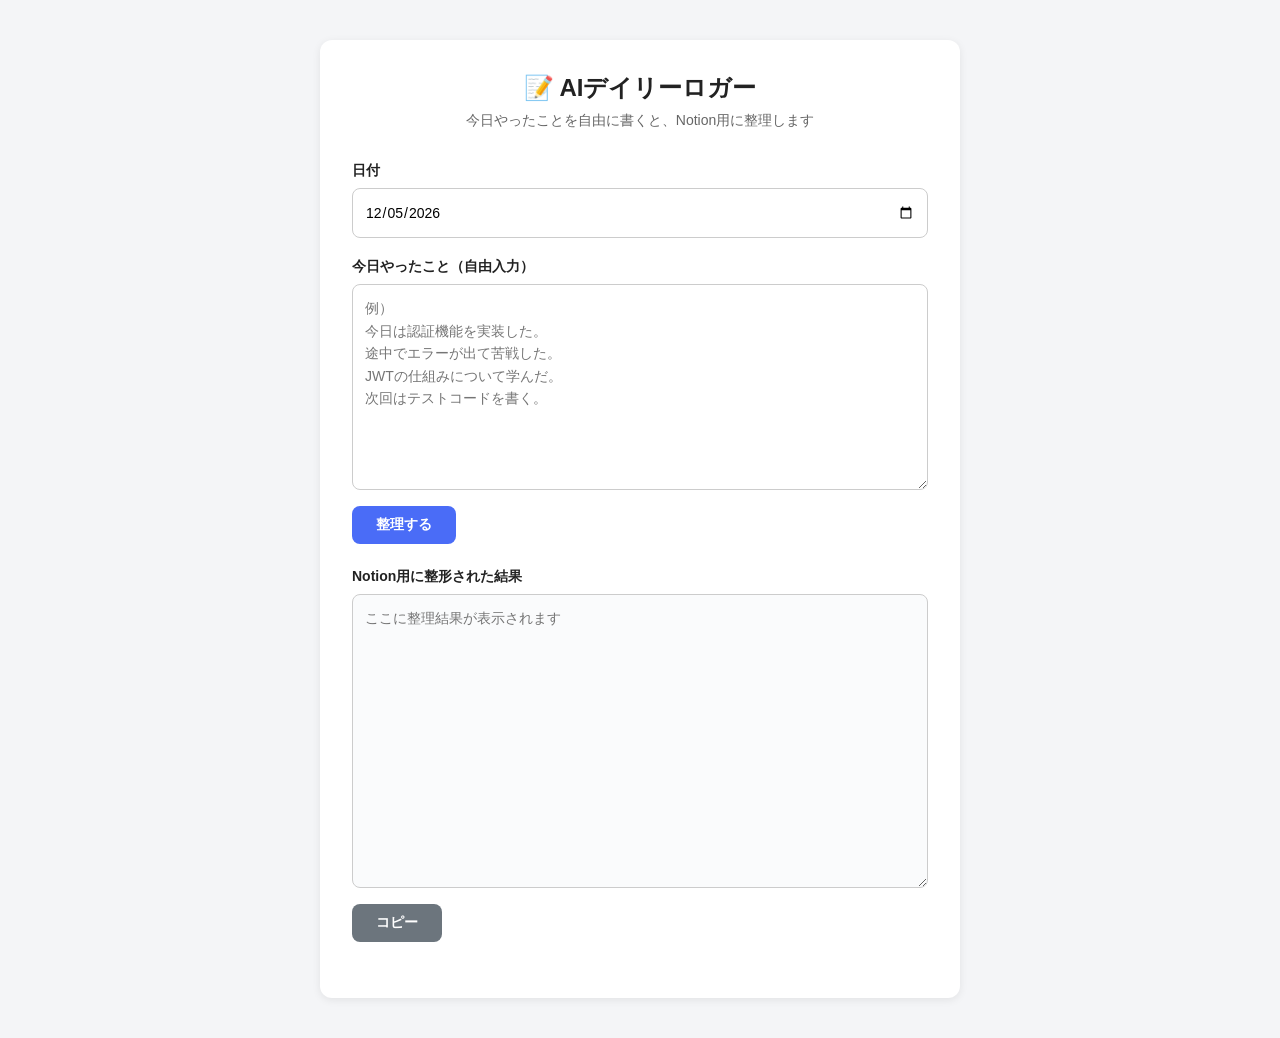
<file: 001-ai-daily-logger/index.html>
<!DOCTYPE html>
<html lang="ja">
<head>
  <meta charset="UTF-8">
  <meta name="viewport" content="width=device-width, initial-scale=1.0">
  <title>AIデイリーロガー</title>
  <link rel="stylesheet" href="style.css">
</head>
<body>
  <div class="container">
    <header>
      <h1>📝 AIデイリーロガー</h1>
      <p class="subtitle">今日やったことを自由に書くと、Notion用に整理します</p>
    </header>

    <section class="input-section">
      <label for="log-date">日付</label>
      <input type="date" id="log-date">

      <label for="input-text">今日やったこと（自由入力）</label>
      <textarea id="input-text" rows="8" placeholder="例）&#10;今日は認証機能を実装した。&#10;途中でエラーが出て苦戦した。&#10;JWTの仕組みについて学んだ。&#10;次回はテストコードを書く。"></textarea>
      <button id="organize-btn">整理する</button>
    </section>

    <section class="output-section">
      <label for="output-text">Notion用に整形された結果</label>
      <textarea id="output-text" rows="12" readonly placeholder="ここに整理結果が表示されます"></textarea>
      <button id="copy-btn">コピー</button>
    </section>
  </div>

  <script src="script.js"></script>
</body>
</html>
</file>
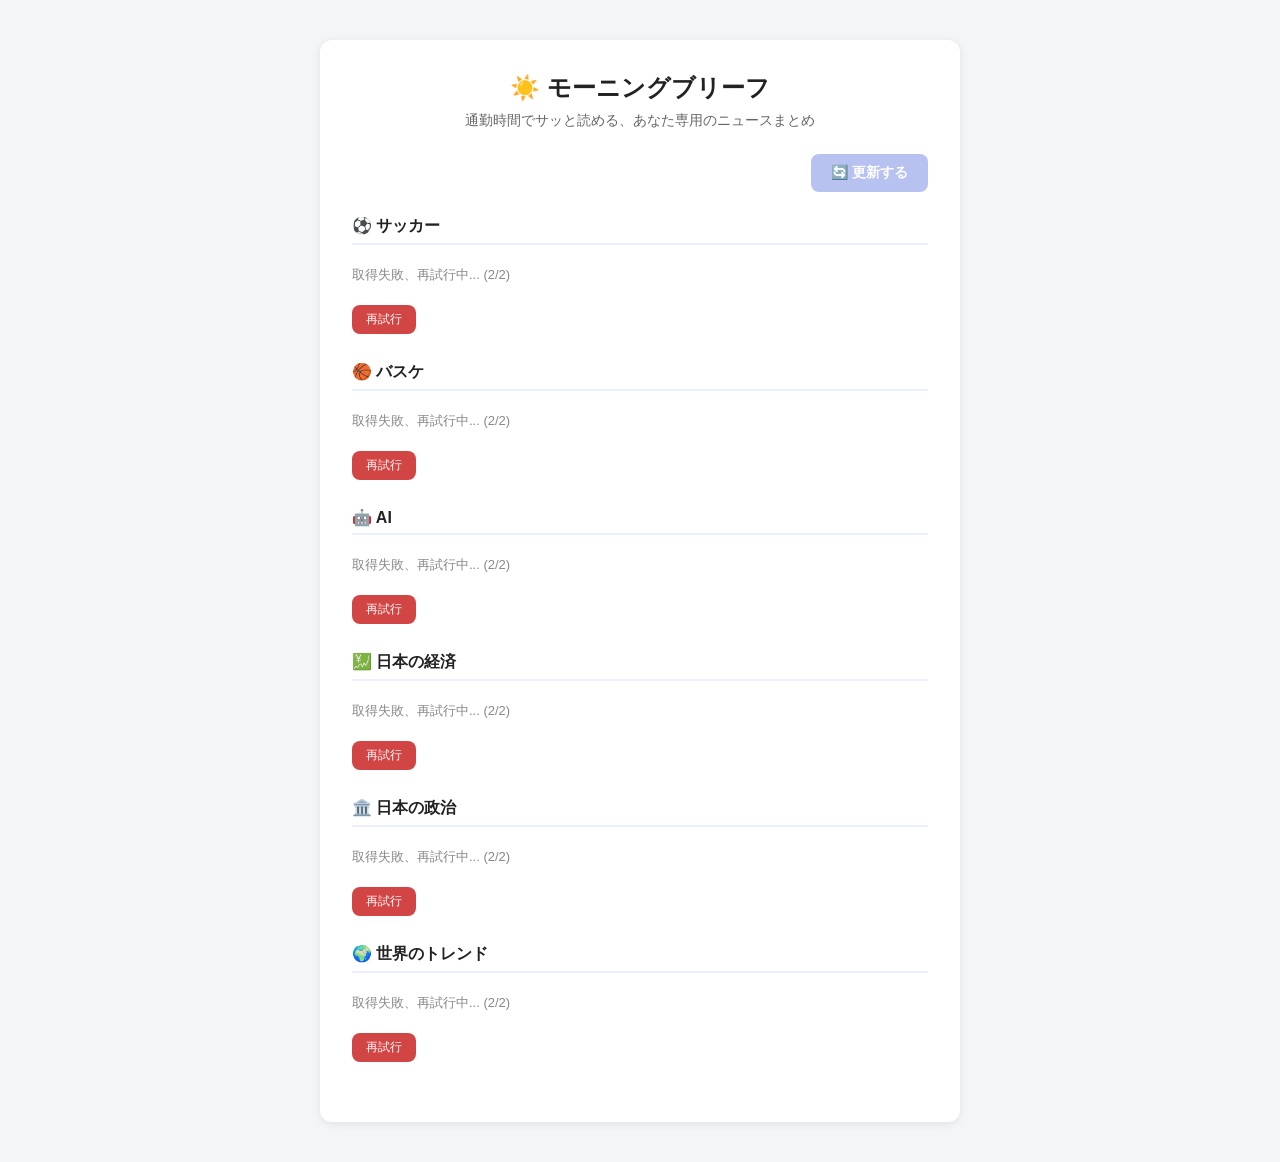
<file: 002-morning-brief/index.html>
<!DOCTYPE html>
<html lang="ja">
<head>
  <meta charset="UTF-8">
  <meta name="viewport" content="width=device-width, initial-scale=1.0">
  <title>モーニングブリーフ</title>
  <link rel="stylesheet" href="style.css">
</head>
<body>
  <div class="container">
    <header>
      <h1>☀️ モーニングブリーフ</h1>
      <p class="subtitle">通勤時間でサッと読める、あなた専用のニュースまとめ</p>
    </header>

    <div class="toolbar">
      <button id="refresh-btn">🔄 更新する</button>
    </div>

    <main id="feed"></main>
  </div>

  <script src="script.js"></script>
</body>
</html>
</file>
<file: 001-ai-daily-logger/style.css>
* {
  box-sizing: border-box;
}

body {
  margin: 0;
  padding: 40px 16px;
  background: #f4f5f7;
  font-family: "Hiragino Kaku Gothic ProN", "Yu Gothic", sans-serif;
  color: #222;
}

.container {
  max-width: 640px;
  margin: 0 auto;
  background: #fff;
  border-radius: 12px;
  padding: 32px;
  box-shadow: 0 2px 8px rgba(0, 0, 0, 0.08);
}

header {
  text-align: center;
  margin-bottom: 32px;
}

h1 {
  margin: 0 0 8px;
  font-size: 24px;
}

.subtitle {
  margin: 0;
  color: #666;
  font-size: 14px;
}

section {
  margin-bottom: 24px;
}

label {
  display: block;
  font-weight: bold;
  font-size: 14px;
  margin-bottom: 8px;
}

textarea,
input[type="date"] {
  width: 100%;
  padding: 12px;
  border: 1px solid #ccc;
  border-radius: 8px;
  font-size: 14px;
  line-height: 1.6;
  font-family: inherit;
}

textarea {
  resize: vertical;
}

input[type="date"] {
  margin-bottom: 20px;
}

textarea:focus {
  outline: none;
  border-color: #6c8ef5;
}

#output-text {
  background: #fafbfc;
}

button {
  display: block;
  margin-top: 12px;
  padding: 10px 24px;
  border: none;
  border-radius: 8px;
  background: #4a6cf7;
  color: #fff;
  font-size: 14px;
  font-weight: bold;
  cursor: pointer;
  transition: background 0.15s;
}

button:hover {
  background: #3a5be0;
}

#copy-btn {
  background: #6c757d;
}

#copy-btn:hover {
  background: #565e64;
}

#copy-btn.copied {
  background: #2fa84f;
}
</file>
<file: 002-morning-brief/style.css>
* {
  box-sizing: border-box;
}

body {
  margin: 0;
  padding: 40px 16px;
  background: #f4f5f7;
  font-family: "Hiragino Kaku Gothic ProN", "Yu Gothic", sans-serif;
  color: #222;
}

.container {
  max-width: 640px;
  margin: 0 auto;
  background: #fff;
  border-radius: 12px;
  padding: 32px;
  box-shadow: 0 2px 8px rgba(0, 0, 0, 0.08);
}

header {
  text-align: center;
  margin-bottom: 24px;
}

h1 {
  margin: 0 0 8px;
  font-size: 24px;
}

.subtitle {
  margin: 0;
  color: #666;
  font-size: 14px;
}

/* Toolbar */

.toolbar {
  display: flex;
  align-items: center;
  justify-content: flex-end;
  margin-bottom: 24px;
}

button {
  padding: 10px 20px;
  border: none;
  border-radius: 8px;
  background: #4a6cf7;
  color: #fff;
  font-size: 14px;
  font-weight: bold;
  cursor: pointer;
  transition: background 0.15s;
}

button:hover {
  background: #3a5be0;
}

button:disabled {
  background: #b7c2f1;
  cursor: not-allowed;
}

/* Feed */

.category {
  margin-bottom: 28px;
}

.category-title {
  display: flex;
  align-items: center;
  gap: 8px;
  font-size: 16px;
  font-weight: bold;
  margin: 0 0 12px;
  padding-bottom: 6px;
  border-bottom: 2px solid #eceffd;
}

.article-list {
  list-style: none;
  margin: 0;
  padding: 0;
}

.article {
  padding: 10px 0;
  border-bottom: 1px solid #f0f1f4;
}

.article:last-child {
  border-bottom: none;
}

.article a {
  color: #222;
  font-size: 14px;
  font-weight: 600;
  line-height: 1.5;
  text-decoration: none;
}

.article a:hover {
  color: #4a6cf7;
  text-decoration: underline;
}

.article-original-title {
  margin: 2px 0 0;
  font-size: 12px;
  color: #aaa;
  font-style: italic;
}

.article-meta {
  margin-top: 4px;
  font-size: 12px;
  color: #888;
}

.category-summary {
  background: #f0f4ff;
  border-left: 3px solid #4a6cf7;
  border-radius: 0 8px 8px 0;
  padding: 10px 12px;
  margin: 0 0 12px;
  font-size: 13px;
  line-height: 1.6;
  color: #333;
}

.category-summary.error {
  display: none;
}

.category-status {
  font-size: 13px;
  color: #888;
  padding: 8px 0;
}

.category-status.error {
  color: #d24545;
}

.retry-btn {
  display: block;
  padding: 6px 14px;
  font-size: 12px;
  font-weight: normal;
  background: #d24545;
  margin-top: 4px;
}

.retry-btn:hover {
  background: #b23636;
}

.empty-state {
  text-align: center;
  color: #888;
  font-size: 14px;
  padding: 40px 0;
}
</file>
